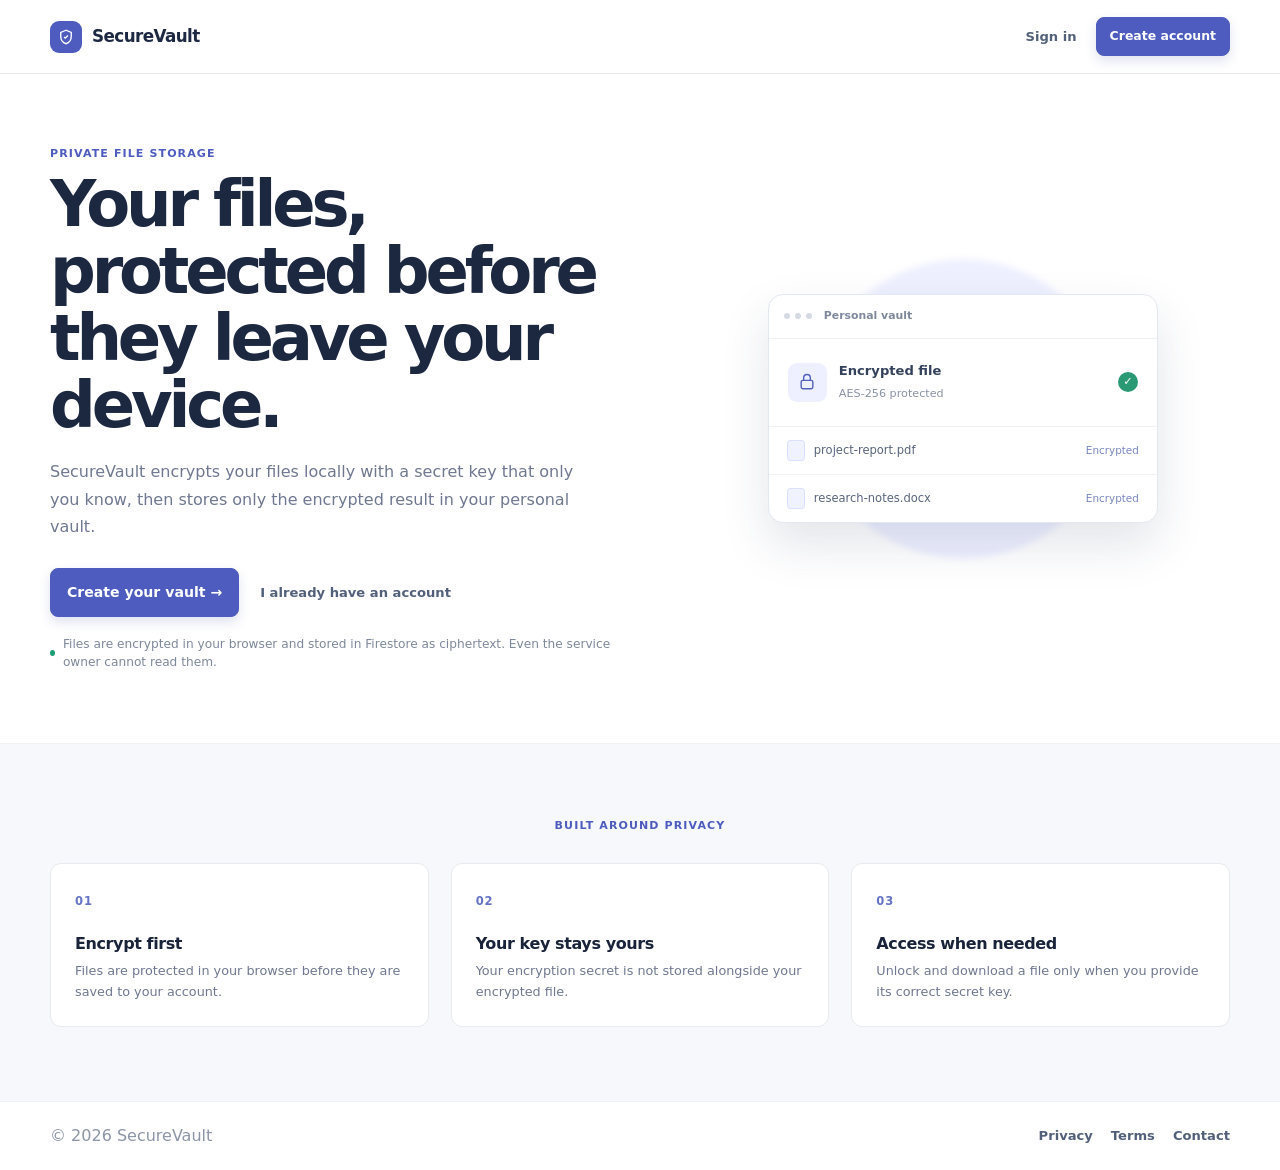
<file: index.html>
<!DOCTYPE html>
<html lang="en">
<head>
    <meta charset="UTF-8">
    <meta name="viewport" content="width=device-width, initial-scale=1.0">
    <title>SecureVault — Private file storage</title>
    <link href="https://cdn.jsdelivr.net/npm/bootstrap@5.3.0/dist/css/bootstrap.min.css" rel="stylesheet">
    <link rel="stylesheet" href="style.css">
</head>
<body class="landing-page">
    <header class="landing-header">
        <div class="app-shell landing-nav">
            <a class="brand" href="index.html"><span class="brand-mark" aria-hidden="true"><svg viewBox="0 0 24 24" fill="none" stroke="currentColor" stroke-width="1.8"><path d="M12 3 5 6v5c0 4.5 2.9 8.7 7 10 4.1-1.3 7-5.5 7-10V6l-7-3Z"/><path d="M9.5 12 11 13.5l3.5-3.5"/></svg></span>SecureVault</a>
            <div class="landing-actions"><a class="nav-login" href="auth.html">Sign in</a><a class="btn btn-primary nav-cta" href="signup.html">Create account</a></div>
        </div>
    </header>

    <main>
        <section class="hero app-shell">
            <div class="hero-copy">
                <p class="eyebrow">Private file storage</p>
                <h1>Your files, protected before they leave your device.</h1>
                <p>SecureVault encrypts your files locally with a secret key that only you know, then stores only the encrypted result in your personal vault.</p>
                <div class="hero-actions"><a class="btn btn-primary hero-cta" href="signup.html">Create your vault <span aria-hidden="true">→</span></a><a class="hero-text-link" href="auth.html">I already have an account</a></div>
                <p class="hero-note"><span class="status-dot"></span> Files are encrypted in your browser and stored in Firestore as ciphertext. Even the service owner cannot read them.</p>
            </div>
            <div class="hero-visual" aria-label="Secure file encryption illustration">
                <div class="visual-glow"></div>
                <div class="vault-window">
                    <div class="window-bar"><span></span><span></span><span></span><p>Personal vault</p></div>
                    <div class="window-body"><div class="window-lock"><svg viewBox="0 0 24 24" fill="none" stroke="currentColor" stroke-width="1.7"><rect x="5" y="10" width="14" height="10" rx="2"/><path d="M8 10V7a4 4 0 0 1 8 0v3"/></svg></div><div><strong>Encrypted file</strong><small>AES-256 protected</small></div><span class="window-check">✓</span></div>
                    <div class="file-row"><span class="file-dot"></span><span>project-report.pdf</span><small>Encrypted</small></div>
                    <div class="file-row"><span class="file-dot"></span><span>research-notes.docx</span><small>Encrypted</small></div>
                </div>
            </div>
        </section>

        <section class="trust-section"><div class="app-shell"><p class="eyebrow">Built around privacy</p><div class="feature-grid"><article><span class="feature-icon">01</span><h2>Encrypt first</h2><p>Files are protected in your browser before they are saved to your account.</p></article><article><span class="feature-icon">02</span><h2>Your key stays yours</h2><p>Your encryption secret is not stored alongside your encrypted file.</p></article><article><span class="feature-icon">03</span><h2>Access when needed</h2><p>Unlock and download a file only when you provide its correct secret key.</p></article></div></div></section>
    </main>
    <footer class="landing-footer"><div class="app-shell"><span>© 2026 SecureVault</span><div class="footer-links"><a href="privacy.html">Privacy</a><a href="terms.html">Terms</a><a href="contact.html">Contact</a></div></div></footer>
</body>
</html>
</file>
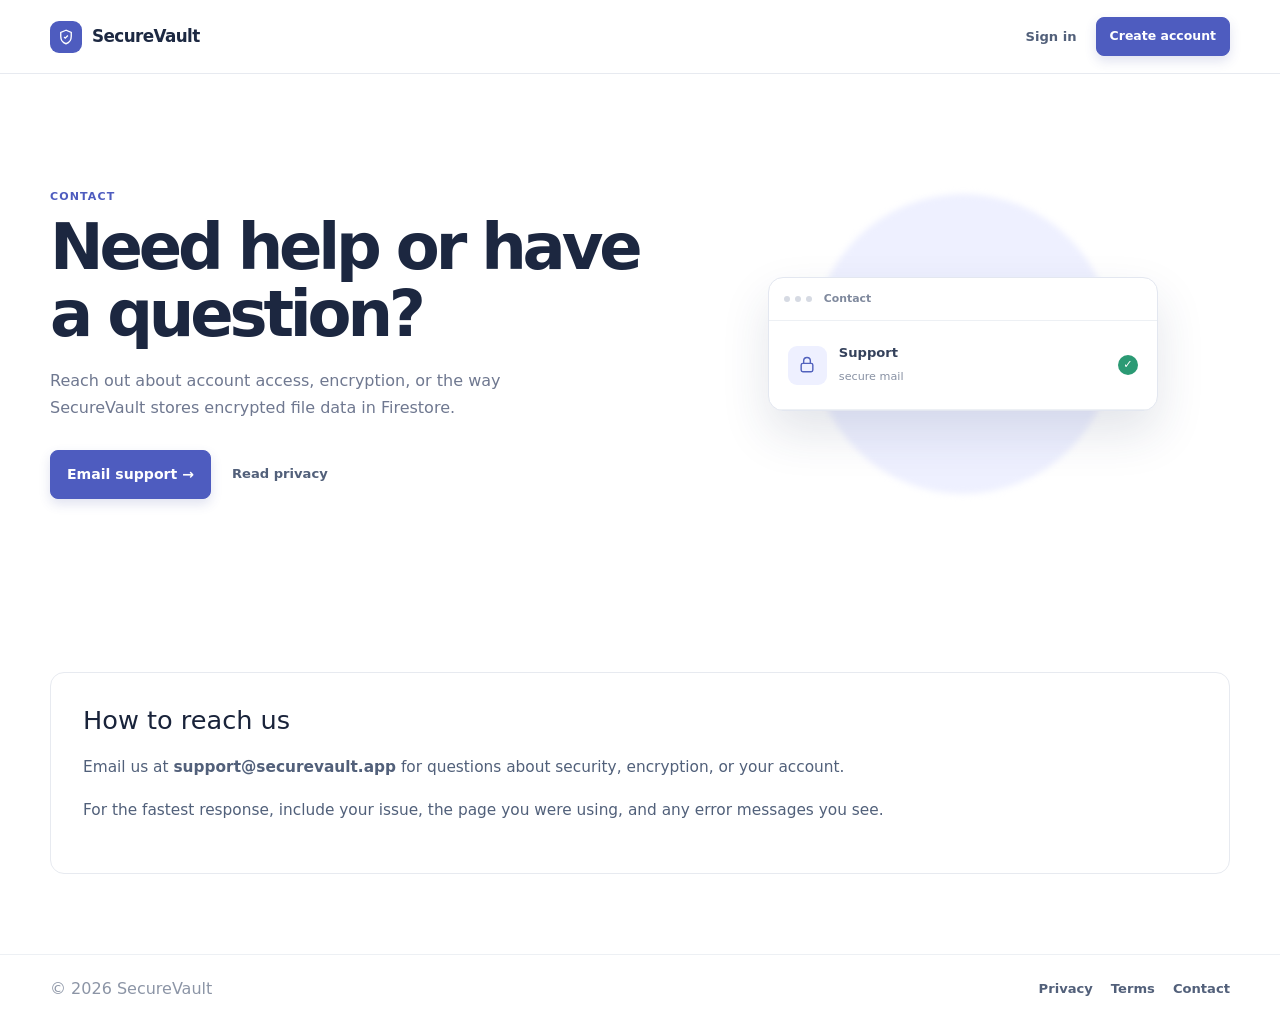
<file: contact.html>
<!DOCTYPE html>
<html lang="en">
<head>
    <meta charset="UTF-8">
    <meta name="viewport" content="width=device-width, initial-scale=1.0">
    <title>SecureVault — Contact</title>
    <link href="https://cdn.jsdelivr.net/npm/bootstrap@5.3.0/dist/css/bootstrap.min.css" rel="stylesheet">
    <link rel="stylesheet" href="style.css">
</head>
<body class="landing-page">
    <header class="landing-header">
        <div class="app-shell landing-nav">
            <a class="brand" href="index.html" aria-label="SecureVault home"><span class="brand-mark" aria-hidden="true"><svg viewBox="0 0 24 24" fill="none" stroke="currentColor" stroke-width="1.8"><path d="M12 3 5 6v5c0 4.5 2.9 8.7 7 10 4.1-1.3 7-5.5 7-10V6l-7-3Z"/><path d="M9.5 12 11 13.5l3.5-3.5"/></svg></span>SecureVault</a>
            <div class="landing-actions"><a class="nav-login" href="auth.html">Sign in</a><a class="btn btn-primary nav-cta" href="signup.html">Create account</a></div>
        </div>
    </header>

    <main>
        <section class="hero app-shell">
            <div class="hero-copy">
                <p class="eyebrow">Contact</p>
                <h1>Need help or have a question?</h1>
                <p>Reach out about account access, encryption, or the way SecureVault stores encrypted file data in Firestore.</p>
                <div class="hero-actions"><a class="btn btn-primary hero-cta" href="mailto:support@securevault.app">Email support <span aria-hidden="true">→</span></a><a class="hero-text-link" href="privacy.html">Read privacy</a></div>
            </div>
            <div class="hero-visual" aria-label="Support illustration"><div class="visual-glow"></div><div class="vault-window"><div class="window-bar"><span></span><span></span><span></span><p>Contact</p></div><div class="window-body"><div class="window-lock"><svg viewBox="0 0 24 24" fill="none" stroke="currentColor" stroke-width="1.7"><rect x="5" y="10" width="14" height="10" rx="2"/><path d="M8 10V7a4 4 0 0 1 8 0v3"/></svg></div><div><strong>Support</strong><small>secure mail</small></div><span class="window-check">✓</span></div></div>
        </section>

        <section class="app-shell" style="padding:58px 0 80px;">
            <div class="surface" style="padding:32px; border-radius:14px;">
                <h2 style="margin-bottom:18px; font-size:1.6rem;">How to reach us</h2>
                <p style="color:#51607a; font-size:.96rem; line-height:1.8;">Email us at <a href="mailto:support@securevault.app" style="color:#52607a; font-weight:700; text-decoration:none;">support@securevault.app</a> for questions about security, encryption, or your account.</p>
                <p style="color:#51607a; font-size:.96rem; line-height:1.8;">For the fastest response, include your issue, the page you were using, and any error messages you see.</p>
            </div>
        </section>
    </main>

    <footer class="landing-footer"><div class="app-shell"><span>© 2026 SecureVault</span><div class="footer-links"><a href="privacy.html">Privacy</a><a href="terms.html">Terms</a><a href="contact.html">Contact</a></div></div></footer>
</body>
</html>
</file>
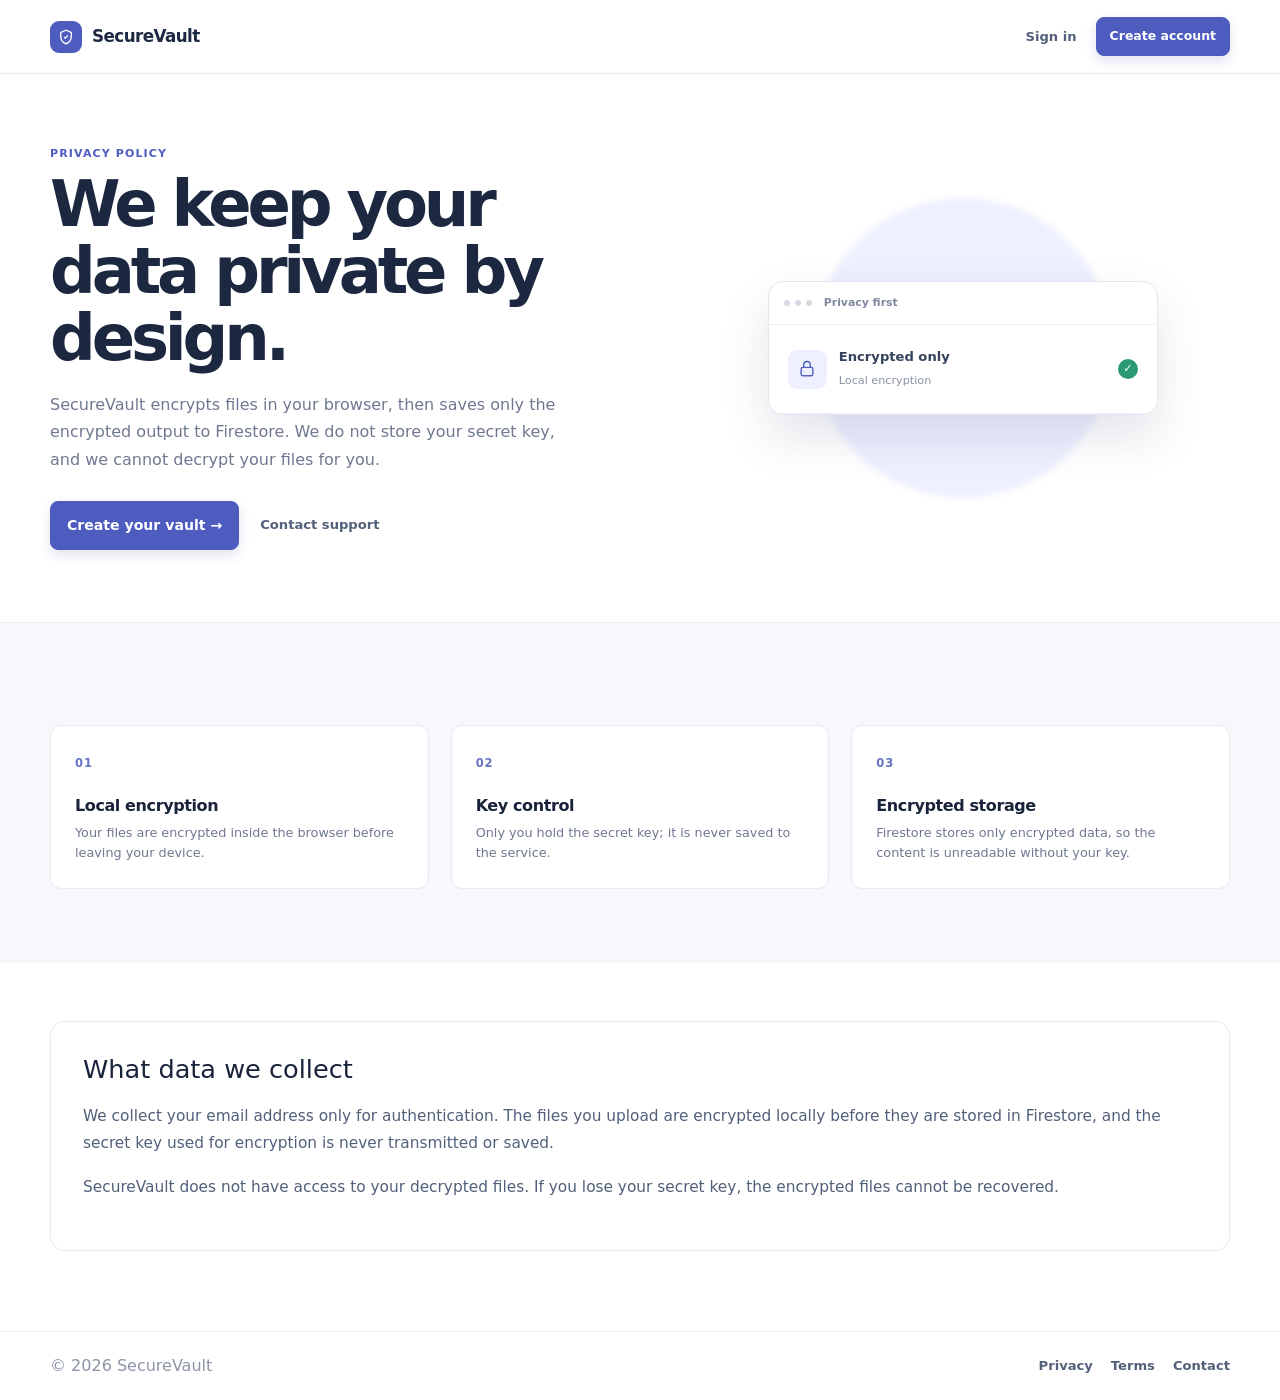
<file: privacy.html>
<!DOCTYPE html>
<html lang="en">
<head>
    <meta charset="UTF-8">
    <meta name="viewport" content="width=device-width, initial-scale=1.0">
    <title>SecureVault — Privacy</title>
    <link href="https://cdn.jsdelivr.net/npm/bootstrap@5.3.0/dist/css/bootstrap.min.css" rel="stylesheet">
    <link rel="stylesheet" href="style.css">
</head>
<body class="landing-page">
    <header class="landing-header">
        <div class="app-shell landing-nav">
            <a class="brand" href="index.html" aria-label="SecureVault home"><span class="brand-mark" aria-hidden="true"><svg viewBox="0 0 24 24" fill="none" stroke="currentColor" stroke-width="1.8"><path d="M12 3 5 6v5c0 4.5 2.9 8.7 7 10 4.1-1.3 7-5.5 7-10V6l-7-3Z"/><path d="M9.5 12 11 13.5l3.5-3.5"/></svg></span>SecureVault</a>
            <div class="landing-actions"><a class="nav-login" href="auth.html">Sign in</a><a class="btn btn-primary nav-cta" href="signup.html">Create account</a></div>
        </div>
    </header>

    <main>
        <section class="hero app-shell">
            <div class="hero-copy">
                <p class="eyebrow">Privacy Policy</p>
                <h1>We keep your data private by design.</h1>
                <p>SecureVault encrypts files in your browser, then saves only the encrypted output to Firestore. We do not store your secret key, and we cannot decrypt your files for you.</p>
                <div class="hero-actions"><a class="btn btn-primary hero-cta" href="signup.html">Create your vault <span aria-hidden="true">→</span></a><a class="hero-text-link" href="contact.html">Contact support</a></div>
            </div>
            <div class="hero-visual" aria-label="Privacy illustration"><div class="visual-glow"></div><div class="vault-window"><div class="window-bar"><span></span><span></span><span></span><p>Privacy first</p></div><div class="window-body"><div class="window-lock"><svg viewBox="0 0 24 24" fill="none" stroke="currentColor" stroke-width="1.7"><rect x="5" y="10" width="14" height="10" rx="2"/><path d="M8 10V7a4 4 0 0 1 8 0v3"/></svg></div><div><strong>Encrypted only</strong><small>Local encryption</small></div><span class="window-check">✓</span></div></div>
        </section>

        <section class="trust-section"><div class="app-shell"><div class="feature-grid"><article><span class="feature-icon">01</span><h2>Local encryption</h2><p>Your files are encrypted inside the browser before leaving your device.</p></article><article><span class="feature-icon">02</span><h2>Key control</h2><p>Only you hold the secret key; it is never saved to the service.</p></article><article><span class="feature-icon">03</span><h2>Encrypted storage</h2><p>Firestore stores only encrypted data, so the content is unreadable without your key.</p></article></div></div></section>

        <section class="app-shell" style="padding:58px 0 80px;">
            <div class="surface" style="padding:32px; border-radius:14px;">
                <h2 style="margin-bottom:18px; font-size:1.6rem;">What data we collect</h2>
                <p style="color:#51607a; font-size:.96rem; line-height:1.8;">We collect your email address only for authentication. The files you upload are encrypted locally before they are stored in Firestore, and the secret key used for encryption is never transmitted or saved.</p>
                <p style="color:#51607a; font-size:.96rem; line-height:1.8;">SecureVault does not have access to your decrypted files. If you lose your secret key, the encrypted files cannot be recovered.</p>
            </div>
        </section>
    </main>

    <footer class="landing-footer"><div class="app-shell"><span>© 2026 SecureVault</span><div class="footer-links"><a href="privacy.html">Privacy</a><a href="terms.html">Terms</a><a href="contact.html">Contact</a></div></div></footer>
</body>
</html>
</file>
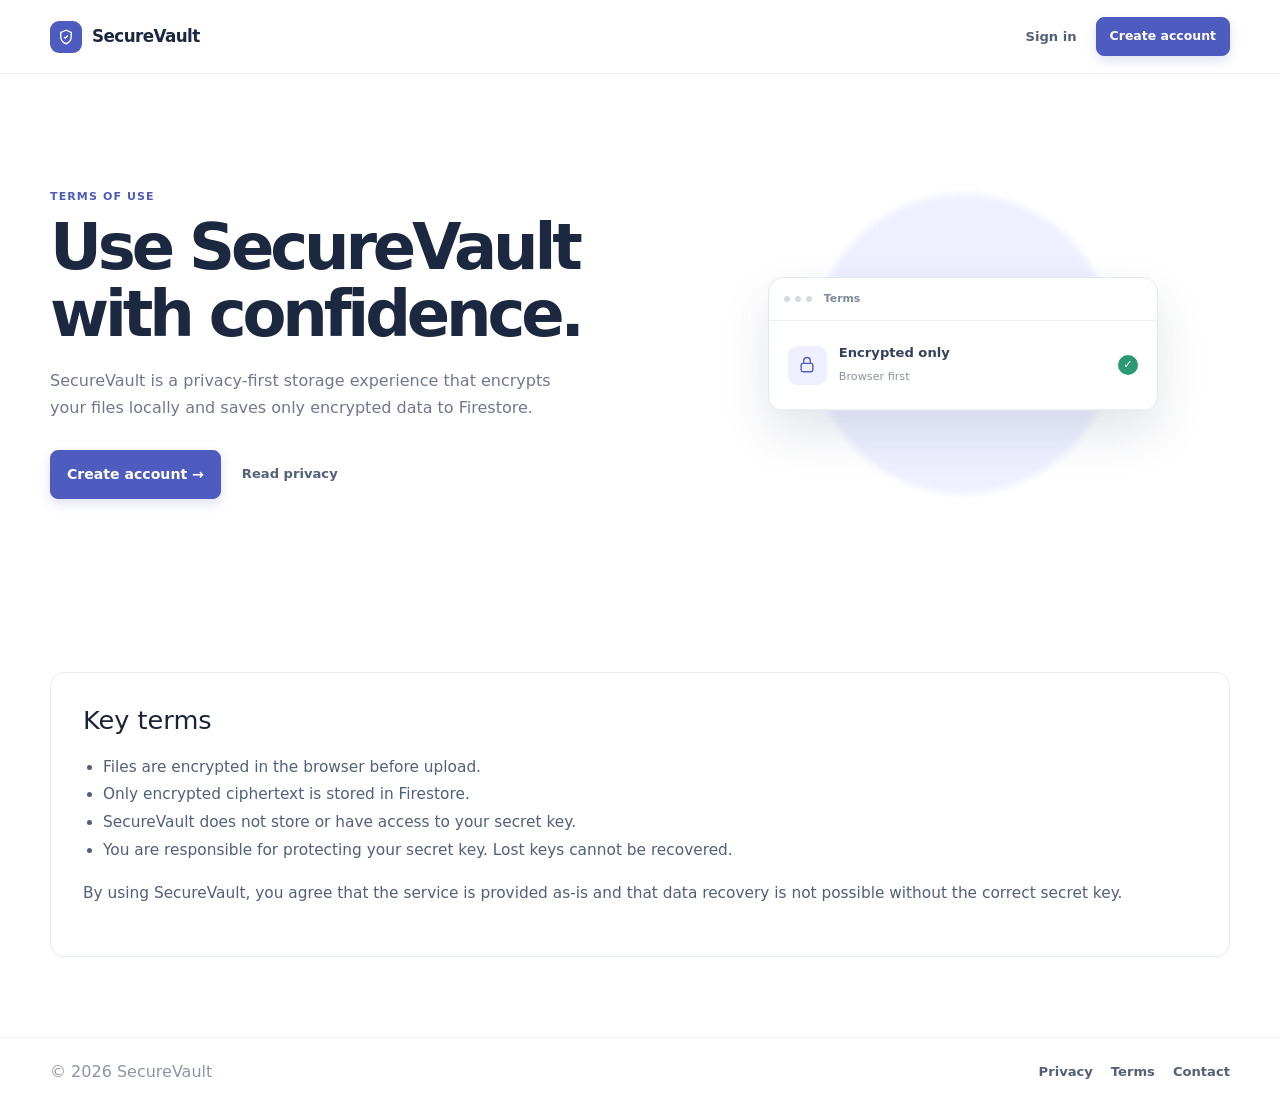
<file: terms.html>
<!DOCTYPE html>
<html lang="en">
<head>
    <meta charset="UTF-8">
    <meta name="viewport" content="width=device-width, initial-scale=1.0">
    <title>SecureVault — Terms</title>
    <link href="https://cdn.jsdelivr.net/npm/bootstrap@5.3.0/dist/css/bootstrap.min.css" rel="stylesheet">
    <link rel="stylesheet" href="style.css">
</head>
<body class="landing-page">
    <header class="landing-header">
        <div class="app-shell landing-nav">
            <a class="brand" href="index.html" aria-label="SecureVault home"><span class="brand-mark" aria-hidden="true"><svg viewBox="0 0 24 24" fill="none" stroke="currentColor" stroke-width="1.8"><path d="M12 3 5 6v5c0 4.5 2.9 8.7 7 10 4.1-1.3 7-5.5 7-10V6l-7-3Z"/><path d="M9.5 12 11 13.5l3.5-3.5"/></svg></span>SecureVault</a>
            <div class="landing-actions"><a class="nav-login" href="auth.html">Sign in</a><a class="btn btn-primary nav-cta" href="signup.html">Create account</a></div>
        </div>
    </header>

    <main>
        <section class="hero app-shell">
            <div class="hero-copy">
                <p class="eyebrow">Terms of Use</p>
                <h1>Use SecureVault with confidence.</h1>
                <p>SecureVault is a privacy-first storage experience that encrypts your files locally and saves only encrypted data to Firestore.</p>
                <div class="hero-actions"><a class="btn btn-primary hero-cta" href="signup.html">Create account <span aria-hidden="true">→</span></a><a class="hero-text-link" href="privacy.html">Read privacy</a></div>
            </div>
            <div class="hero-visual" aria-label="Terms illustration"><div class="visual-glow"></div><div class="vault-window"><div class="window-bar"><span></span><span></span><span></span><p>Terms</p></div><div class="window-body"><div class="window-lock"><svg viewBox="0 0 24 24" fill="none" stroke="currentColor" stroke-width="1.7"><rect x="5" y="10" width="14" height="10" rx="2"/><path d="M8 10V7a4 4 0 0 1 8 0v3"/></svg></div><div><strong>Encrypted only</strong><small>Browser first</small></div><span class="window-check">✓</span></div></div>
        </section>

        <section class="app-shell" style="padding:58px 0 80px;">
            <div class="surface" style="padding:32px; border-radius:14px;">
                <h2 style="margin-bottom:18px; font-size:1.6rem;">Key terms</h2>
                <ul style="color:#51607a; font-size:.96rem; line-height:1.8; padding-left:20px;">
                    <li>Files are encrypted in the browser before upload.</li>
                    <li>Only encrypted ciphertext is stored in Firestore.</li>
                    <li>SecureVault does not store or have access to your secret key.</li>
                    <li>You are responsible for protecting your secret key. Lost keys cannot be recovered.</li>
                </ul>
                <p style="color:#51607a; font-size:.96rem; line-height:1.8;">By using SecureVault, you agree that the service is provided as-is and that data recovery is not possible without the correct secret key.</p>
            </div>
        </section>
    </main>

    <footer class="landing-footer"><div class="app-shell"><span>© 2026 SecureVault</span><div class="footer-links"><a href="privacy.html">Privacy</a><a href="terms.html">Terms</a><a href="contact.html">Contact</a></div></div></footer>
</body>
</html>
</file>
<file: style.css>
:root { --ink:#19233a; --muted:#6f7890; --line:#e7eaf0; --canvas:#f7f8fb; --surface:#fff; --navy:#1d2942; --indigo:#4e5cbf; --indigo-dark:#404da8; --soft-indigo:#f0f2ff; --green:#1f9d74; }
* { box-sizing:border-box; }
body { margin:0; color:var(--ink); background:var(--canvas); font-family:Inter, ui-sans-serif, system-ui, -apple-system, BlinkMacSystemFont, "Segoe UI", sans-serif; -webkit-font-smoothing:antialiased; }
h1,h2,h3,p { margin-top:0; } button,input { font:inherit; }
.brand { display:inline-flex; align-items:center; gap:10px; color:var(--navy); font-size:1.05rem; font-weight:750; letter-spacing:-.035em; text-decoration:none; }
.brand-light { color:#fff; }.brand-mark { display:grid; place-items:center; width:32px; height:32px; color:#fff; background:var(--indigo); border-radius:9px; }.brand-mark svg { width:18px; height:18px; }.brand-light .brand-mark { background:rgba(255,255,255,.14); }
.eyebrow { margin-bottom:8px; color:var(--indigo); font-size:.69rem; font-weight:750; letter-spacing:.1em; text-transform:uppercase; }.eyebrow-light { color:#aeb9ff; }
.auth-page { min-height:100vh; }.auth-layout { display:grid; grid-template-columns:minmax(420px,1.05fr) minmax(480px,.95fr); min-height:100vh; }
.auth-intro { position:relative; display:flex; flex-direction:column; padding:44px clamp(48px,8vw,130px); color:#fff; overflow:hidden; background:#202b46; }.auth-intro::after { position:absolute; right:-13rem; bottom:-17rem; width:43rem; height:43rem; border:1px solid rgba(177,191,255,.12); border-radius:50%; content:""; box-shadow:0 0 0 65px rgba(177,191,255,.035),0 0 0 130px rgba(177,191,255,.02); }.auth-intro-copy { max-width:520px; margin:auto 0; position:relative; z-index:1; }.auth-intro h1 { max-width:470px; margin-bottom:20px; font-size:clamp(2.5rem,4.5vw,4.4rem); font-weight:650; line-height:1.07; letter-spacing:-.058em; }.auth-intro-copy > p:last-child { max-width:450px; color:#c2c9d9; font-size:1.05rem; line-height:1.7; }.security-note { position:relative; z-index:1; display:flex; gap:13px; align-items:center; color:#bdc5d6; font-size:.82rem; line-height:1.55; }.security-note strong { color:#fff; font-weight:650; }.note-icon { display:grid; flex:0 0 auto; place-items:center; width:35px; height:35px; color:#c9d0ff; background:rgba(255,255,255,.08); border-radius:50%; }.note-icon svg { width:17px; }
.auth-panel { display:grid; place-items:center; padding:48px 30px; background:#fff; }.auth-card { width:min(100%,410px); }.auth-card-heading { margin-bottom:32px; }.auth-card h2 { margin-bottom:10px; font-size:1.9rem; font-weight:680; letter-spacing:-.045em; }.auth-card-heading > p:last-child { margin:0; color:var(--muted); font-size:.93rem; line-height:1.6; }
.field-group { margin-bottom:19px; }.form-label { margin-bottom:8px; color:#354057; font-size:.82rem; font-weight:680; }.form-control { min-height:47px; padding:11px 13px; color:var(--ink); border:1px solid #dfe3eb; border-radius:8px; box-shadow:none!important; font-size:.92rem; }.form-control::placeholder { color:#a5acba; }.form-control:focus { border-color:#7785db; box-shadow:0 0 0 3px rgba(78,92,191,.11)!important; }.password-field { position:relative; }.password-field .form-control { padding-right:52px; }.password-toggle { position:absolute; top:50%; right:7px; display:grid; place-items:center; width:32px; height:32px; padding:0; color:#6675bf; background:transparent; border:0; border-radius:6px; transform:translateY(-50%); }.password-toggle svg { width:18px; height:18px; }.password-toggle:hover { color:#3f4dab; background:var(--soft-indigo); }.password-toggle:focus-visible { outline:2px solid #8b97e0; outline-offset:1px; }.field-hint { margin:8px 0 0; color:var(--muted); font-size:.76rem; line-height:1.45; }.recovery-link { color:var(--indigo); font-weight:700; text-decoration:none; }.recovery-link:hover, .recovery-link:focus { color:var(--indigo-dark); text-decoration:underline; }.modal-subtitle { margin:0 0 18px; color:#4f5c77; font-size:.92rem; }.app-modal-card .modal-actions { display:flex; justify-content:flex-end; gap:12px; margin-top:18px; }.app-modal-card .modal-actions .btn { min-width:95px; } 
.btn { border-radius:8px; font-size:.88rem; font-weight:650; transition:background .18s ease,border-color .18s ease,transform .18s ease,box-shadow .18s ease; }.btn:active { transform:translateY(1px); }.btn:disabled { cursor:not-allowed; opacity:.68; box-shadow:none; }.btn-primary { min-height:47px; border:1px solid var(--indigo); background:var(--indigo); box-shadow:0 5px 12px rgba(61,72,162,.16); }.btn-primary:hover,.btn-primary:focus { border-color:var(--indigo-dark); background:var(--indigo-dark); box-shadow:0 7px 16px rgba(61,72,162,.2); }.btn-full { display:flex; justify-content:space-between; align-items:center; width:100%; padding-inline:16px; }.btn-quiet { min-height:45px; margin-top:9px; color:#4f5c77; background:#fff; border:1px solid #e2e6ed; }.btn-quiet:hover { color:var(--navy); border-color:#cbd1dd; background:#fafbfc; }.btn.is-loading { justify-content:center; gap:9px; }.spinner { display:inline-block; width:15px; height:15px; border:2px solid currentColor; border-right-color:transparent; border-radius:50%; animation:spin .65s linear infinite; }.btn-primary .spinner { color:#fff; }.form-message { min-height:20px; margin-top:15px; font-size:.8rem; }.forgot-link { display:inline-block; margin-top:9px; color:#5968bd; font-size:.76rem; font-weight:650; text-decoration:none; }.forgot-link:hover,.auth-switch a:hover { color:#3f4dab; text-decoration:underline; }.auth-switch { margin:18px 0 0; color:#7f8798; font-size:.79rem; text-align:center; }.auth-switch a { color:#5362bd; font-weight:700; text-decoration:none; }.auth-footer { margin-top:28px; color:#9ba3b3; font-size:.72rem; line-height:1.5; text-align:center; }
.auth-note { margin-top:14px; color:#6d7791; font-size:.79rem; line-height:1.6; text-align:center; }.folder-upload-summary { margin-top:10px; padding:10px 12px; color:#40506f; background:#f5f7ff; border:1px solid #dfe4ff; border-radius:8px; font-size:.78rem; line-height:1.5; }.generate-keys-button { min-height:36px; padding:7px 10px; margin-top:10px; font-size:.76rem; }
.footer-links { display:flex; flex-wrap:wrap; gap:18px; align-items:center; }
.landing-footer { padding:22px 0; color:#8c95a6; background:#fff; border-top:1px solid #edf0f4; }
.landing-footer .app-shell { display:flex; flex-wrap:wrap; justify-content:space-between; align-items:center; gap:12px; }
.landing-footer a { color:#52607a; text-decoration:none; font-size:.82rem; font-weight:700; }
.landing-footer a:hover { color:var(--indigo); }
.app-shell { width:min(1180px,calc(100% - 48px)); margin:auto; }.app-header { height:72px; background:#fff; border-bottom:1px solid var(--line); }.header-inner { display:flex; align-items:center; justify-content:space-between; height:100%; }.account-area { display:flex; gap:11px; align-items:center; }.account-avatar { display:grid; place-items:center; width:30px; height:30px; color:#5260ba; background:var(--soft-indigo); border-radius:50%; font-size:.61rem; font-weight:750; }.user-email { max-width:205px; overflow:hidden; color:#596379; font-size:.8rem; text-overflow:ellipsis; white-space:nowrap; }.btn-logout { min-height:auto; padding:7px 10px; margin-left:7px; color:#596379; border:1px solid transparent; background:transparent; font-size:.78rem; }.btn-logout:hover { color:#29354f; border-color:#e2e6ed; background:#f8f9fb; }
.dashboard-content { padding-top:62px; padding-bottom:45px; }.page-heading { display:flex; align-items:flex-end; justify-content:space-between; margin-bottom:35px; }.page-heading h1 { margin-bottom:9px; font-size:2.1rem; font-weight:680; letter-spacing:-.05em; }.page-heading > div > p:last-child { margin:0; color:var(--muted); font-size:.92rem; }.encrypted-status { display:flex; gap:8px; align-items:center; padding:8px 11px; color:#47605a; background:#f1f8f5; border:1px solid #dcefe6; border-radius:20px; font-size:.72rem; font-weight:650; }.status-dot { width:6px; height:6px; background:var(--green); border-radius:50%; }
.vault-grid { display:grid; grid-template-columns:minmax(280px,.72fr) minmax(450px,1.28fr); gap:23px; align-items:start; }.surface { background:var(--surface); border:1px solid var(--line); border-radius:13px; }.upload-card { padding:27px; }.vault-card { min-height:407px; padding:27px; }.surface-heading { display:flex; gap:13px; margin-bottom:29px; }.surface-heading h2 { margin-bottom:5px; font-size:1.03rem; font-weight:700; letter-spacing:-.025em; }.surface-heading p { margin:0; color:var(--muted); font-size:.79rem; line-height:1.5; }.section-icon { display:grid; flex:0 0 auto; place-items:center; width:37px; height:37px; color:var(--indigo); background:var(--soft-indigo); border-radius:9px; }.section-icon svg { width:19px; }.file-control { padding-top:9px; }.file-control::file-selector-button { padding:5px 9px; margin-right:10px; color:#4d5bb6; background:#f0f2ff; border:0; border-radius:5px; font-size:.76rem; font-weight:650; }.upload-status { margin-top:14px; font-size:.82rem; }.upload-status .alert { padding:10px 12px; margin:0; border-radius:7px; font-size:.78rem; }.vault-heading { justify-content:space-between; align-items:flex-start; padding-bottom:18px; margin-bottom:0; border-bottom:1px solid #edf0f4; }.vault-heading .eyebrow { margin-bottom:5px; }.file-count { padding:5px 9px; color:#5f6b83; background:#f7f8fa; border-radius:5px; font-size:.69rem; font-weight:650; }.file-list { padding-top:8px; }.folders-panel { margin:16px 0 20px; padding:14px; background:#fafbff; border:1px solid #e7ebf7; border-radius:10px; }.folders-panel-header { margin-bottom:10px; }.folders-panel-header h3 { margin-bottom:4px; color:#34425f; font-size:.95rem; }.folders-panel-header p { margin:0; color:var(--muted); font-size:.75rem; line-height:1.45; }.folder-list { display:grid; gap:8px; }.folder-item { display:flex; justify-content:space-between; align-items:center; padding:9px 10px; background:#fff; border:1px solid #eceff7; border-radius:8px; font-size:.8rem; }.folder-actions { display:flex; gap:8px; }.folder-group { margin-bottom:18px; padding:18px; background:#fff; border:1px solid #e8eef8; border-radius:14px; }.folder-group-header { display:flex; justify-content:space-between; align-items:center; gap:12px; margin-bottom:14px; font-size:.95rem; font-weight:700; color:#24334d; }.folder-badge { display:inline-flex; align-items:center; justify-content:center; gap:6px; padding:5px 12px; color:#4f5c77; background:#f5f7fb; border-radius:999px; font-size:.78rem; }.folder-group-files { display:grid; gap:12px; }.folder-locked { padding:18px 16px; background:#f5f6ff; border:1px dashed #d7d5f5; border-radius:12px; color:#3f4560; text-align:center; }.folder-locked p { margin:0 0 12px; color:#555f78; line-height:1.6; }.folder-item strong { color:#34425f; }.folder-actions { display:flex; gap:6px; }.folder-actions .btn { min-height:auto; padding:6px 8px; font-size:.72rem; }.folder-group { margin:12px 0 16px; padding:10px 0 0; }.folder-group-header { margin-bottom:8px; color:#374565; font-size:.76rem; font-weight:750; letter-spacing:.08em; text-transform:uppercase; }.folder-group-files .file-item { margin-bottom:0; padding:12px 0; }.loading-state { display:flex; gap:9px; align-items:center; justify-content:center; min-height:260px; color:var(--muted); font-size:.8rem; }.loading-state .spinner { color:var(--indigo); }.empty-state { display:flex; flex-direction:column; align-items:center; justify-content:center; min-height:260px; color:var(--muted); text-align:center; }.empty-icon { display:grid; place-items:center; width:44px; height:44px; margin-bottom:13px; color:#9aa4bc; background:#f7f8fc; border-radius:50%; }.empty-icon svg { width:21px; }.empty-state h3 { margin-bottom:5px; color:#536078; font-size:.9rem; font-weight:680; }.empty-state p { margin:0; font-size:.79rem; }.dashboard-footnote { margin:22px 0 0; color:#929aab; font-size:.74rem; text-align:center; } @keyframes spin { to { transform:rotate(360deg); } }
.file-item { display:flex; justify-content:space-between; gap:20px; align-items:center; padding:15px 0; border:0!important; border-bottom:1px solid #edf0f4!important; background:transparent!important; }.file-item:last-child { border-bottom:0!important; }.file-item h6 { margin:0 0 3px!important; color:#34425f!important; font-size:.86rem; font-weight:680; }.file-item small { color:#8a93a4!important; font-size:.72rem; }.file-item .btn-success { padding:7px 10px; color:#4460b7; border:1px solid #dbe1f6; background:#f7f8ff; font-size:.73rem; font-weight:650; }.file-item .btn-success:hover { color:#fff; border-color:#5261bf; background:#5261bf; }
.toast-container { position:fixed; z-index:1100; top:22px; right:22px; display:grid; gap:10px; width:min(360px,calc(100vw - 32px)); }.app-toast { display:flex; gap:11px; align-items:flex-start; padding:13px 15px; color:#33405c; background:#fff; border:1px solid var(--line); border-left:3px solid var(--indigo); border-radius:10px; box-shadow:0 12px 30px rgba(20,31,54,.12); font-size:.82rem; line-height:1.45; animation:toast-in .22s ease-out; }.app-toast::before { flex:0 0 auto; width:7px; height:7px; margin-top:5px; background:var(--indigo); border-radius:50%; content:""; }.app-toast.toast-success { border-left-color:var(--green); }.app-toast.toast-success::before { background:var(--green); }.app-toast.toast-error { border-left-color:#c44a55; }.app-toast.toast-error::before { background:#c44a55; }.app-modal { position:fixed; z-index:1050; inset:0; display:none; place-items:center; padding:20px; }.app-modal.is-open { display:grid; }.app-modal-backdrop { position:absolute; inset:0; background:rgba(20,29,48,.48); backdrop-filter:blur(3px); }.app-modal-card { position:relative; z-index:1; width:min(100%,410px); padding:29px; background:#fff; border-radius:13px; box-shadow:0 22px 60px rgba(15,25,48,.22); animation:modal-in .18s ease-out; }.modal-close { position:absolute; top:14px; right:14px; display:grid; place-items:center; width:28px; height:28px; padding:0; color:#778096; background:transparent; border:0; border-radius:5px; font-size:1.3rem; line-height:1; }.modal-close:hover { color:var(--ink); background:#f4f6f9; }.modal-icon { display:grid; place-items:center; width:40px; height:40px; margin-bottom:18px; color:var(--indigo); background:var(--soft-indigo); border-radius:10px; }.modal-icon svg { width:20px; }.app-modal-card h2 { margin-bottom:7px; font-size:1.2rem; font-weight:700; letter-spacing:-.03em; }.app-modal-card > p { margin-bottom:23px; color:var(--muted); font-size:.83rem; line-height:1.55; }.modal-actions { display:flex; justify-content:flex-end; gap:9px; margin-top:22px; }.modal-actions .btn { min-height:40px; padding:8px 13px; }.modal-actions .btn-quiet { margin-top:0; } @keyframes toast-in { from { opacity:0; transform:translateY(-8px); } to { opacity:1; transform:translateY(0); } } @keyframes modal-in { from { opacity:0; transform:scale(.97); } to { opacity:1; transform:scale(1); } }
.landing-page { background:#fff; }.landing-header { height:74px; border-bottom:1px solid var(--line); }.landing-nav { display:flex; align-items:center; justify-content:space-between; height:100%; }.landing-actions { display:flex; gap:19px; align-items:center; }.nav-login,.hero-text-link { color:#52607a; font-size:.82rem; font-weight:650; text-decoration:none; }.nav-login:hover,.hero-text-link:hover { color:var(--indigo); }.nav-cta { min-height:39px; padding:9px 13px; font-size:.78rem; }.hero { display:grid; grid-template-columns:1.05fr .95fr; gap:55px; align-items:center; min-height:540px; padding-top:72px; padding-bottom:72px; }.hero-copy h1 { max-width:630px; margin-bottom:19px; color:#1c2740; font-size:clamp(2.65rem,5vw,4.55rem); font-weight:680; line-height:1.05; letter-spacing:-.065em; }.hero-copy > p:not(.eyebrow):not(.hero-note) { max-width:530px; margin-bottom:28px; color:var(--muted); font-size:1rem; line-height:1.7; }.hero-actions { display:flex; gap:21px; align-items:center; }.hero-cta { min-height:49px; padding:13px 16px; }.hero-note { display:flex; gap:8px; align-items:center; margin:18px 0 0; color:#7e889b; font-size:.76rem; }.hero-visual { position:relative; min-height:350px; display:grid; place-items:center; }.visual-glow { position:absolute; width:300px; height:300px; background:#eef0ff; border-radius:50%; filter:blur(3px); }.vault-window { position:relative; z-index:1; width:min(100%,390px); overflow:hidden; background:#fff; border:1px solid #e3e7f0; border-radius:15px; box-shadow:0 22px 48px rgba(39,52,90,.13); }.window-bar { display:flex; gap:5px; align-items:center; padding:13px 15px; border-bottom:1px solid #edf0f4; }.window-bar span { width:6px; height:6px; background:#d6dae3; border-radius:50%; }.window-bar p { margin:0 0 0 7px; color:#7f899d; font-size:.68rem; font-weight:650; }.window-body { display:flex; gap:12px; align-items:center; padding:22px 19px; border-bottom:1px solid #edf0f4; }.window-lock { display:grid; place-items:center; width:39px; height:39px; color:#5262bd; background:#eef0ff; border-radius:9px; }.window-lock svg { width:20px; }.window-body strong { display:block; color:#34415b; font-size:.82rem; }.window-body small { color:#8992a4; font-size:.7rem; }.window-check { display:grid; place-items:center; width:20px; height:20px; margin-left:auto; color:#fff; background:#2b9a74; border-radius:50%; font-size:.7rem; }.file-row { display:flex; gap:9px; align-items:center; padding:13px 18px; color:#59657b; border-bottom:1px solid #f0f2f5; font-size:.72rem; }.file-row:last-child { border:0; }.file-dot { width:18px; height:21px; background:#f0f2ff; border:1px solid #dce1ff; border-radius:3px; }.file-row small { margin-left:auto; color:#7887bf; font-size:.65rem; }.trust-section { padding:74px 0; background:#f7f8fb; border-top:1px solid #edf0f4; }.trust-section > .app-shell > .eyebrow { text-align:center; }.feature-grid { display:grid; grid-template-columns:repeat(3,1fr); gap:22px; margin-top:28px; }.feature-grid article { padding:24px; background:#fff; border:1px solid var(--line); border-radius:11px; }.feature-icon { color:#6573c7; font-size:.72rem; font-weight:750; letter-spacing:.08em; }.feature-grid h2 { margin:22px 0 8px; font-size:1rem; font-weight:700; letter-spacing:-.025em; }.feature-grid p { margin:0; color:var(--muted); font-size:.8rem; line-height:1.6; }/* landing-footer styles are defined earlier for the unified footer layout */
@media (max-width:820px) { .auth-layout { grid-template-columns:1fr; }.auth-intro { min-height:300px; padding:30px 32px; }.auth-intro h1 { max-width:600px; font-size:2.5rem; }.auth-intro-copy { margin:50px 0 30px; }.security-note { display:none; }.auth-panel { padding:48px 28px; }.vault-grid { grid-template-columns:1fr; }.page-heading { align-items:flex-start; gap:20px; }.vault-card { min-height:330px; }.hero { grid-template-columns:1fr; gap:24px; min-height:auto; padding-top:64px; }.hero-copy { text-align:center; }.hero-copy h1,.hero-copy > p:not(.eyebrow):not(.hero-note) { margin-right:auto; margin-left:auto; }.hero-actions,.hero-note { justify-content:center; }.hero-visual { min-height:280px; }.feature-grid { grid-template-columns:1fr; max-width:500px; margin-right:auto; margin-left:auto; } }
@media (max-width:550px) { .app-shell { width:min(100% - 32px,1180px); }.app-header { height:64px; }.user-email { display:none; }.account-area { gap:5px; }.dashboard-content { padding-top:38px; }.page-heading { display:block; margin-bottom:26px; }.encrypted-status { display:inline-flex; margin-top:16px; }.page-heading h1 { font-size:1.85rem; }.upload-card,.vault-card { padding:20px; }.auth-intro { min-height:250px; padding:26px 25px; }.auth-intro h1 { font-size:2.15rem; }.auth-panel { padding:38px 24px; }.auth-card h2 { font-size:1.65rem; }.file-item { gap:12px; align-items:flex-start; }.file-item .btn-success { white-space:nowrap; }.landing-header { height:65px; }.landing-actions { gap:13px; }.nav-login { font-size:.76rem; }.nav-cta { min-height:35px; padding:7px 9px; font-size:.7rem; }.hero { padding-top:50px; padding-bottom:52px; }.hero-copy h1 { font-size:2.55rem; }.hero-actions { flex-direction:column; gap:15px; }.hero-cta { width:100%; justify-content:space-between; }.hero-visual { min-height:240px; }.vault-window { max-width:330px; }.trust-section { padding:52px 0; }.landing-footer .app-shell { display:block; text-align:center; }.landing-footer span { display:block; margin-top:5px; } }
.file-item .btn-success,.file-item .btn-delete { padding:7px 10px; font-size:.73rem; font-weight:650; }.file-item .btn-delete { color:#a94a55; border:1px solid transparent; background:transparent; }.file-item .btn-delete:hover { color:#9c3642; background:#fff1f2; }
.folder-group-header .btn-delete { padding:6px 11px; color:#fff; border:1px solid #c0392b; background:#c0392b; border-radius:7px; font-size:.72rem; font-weight:700; white-space:nowrap; }.folder-group-header .btn-delete:hover { color:#fff; border-color:#a83640; background:#a83640; }.folder-group-header .btn-delete:active { transform:translateY(1px); }
</file>
